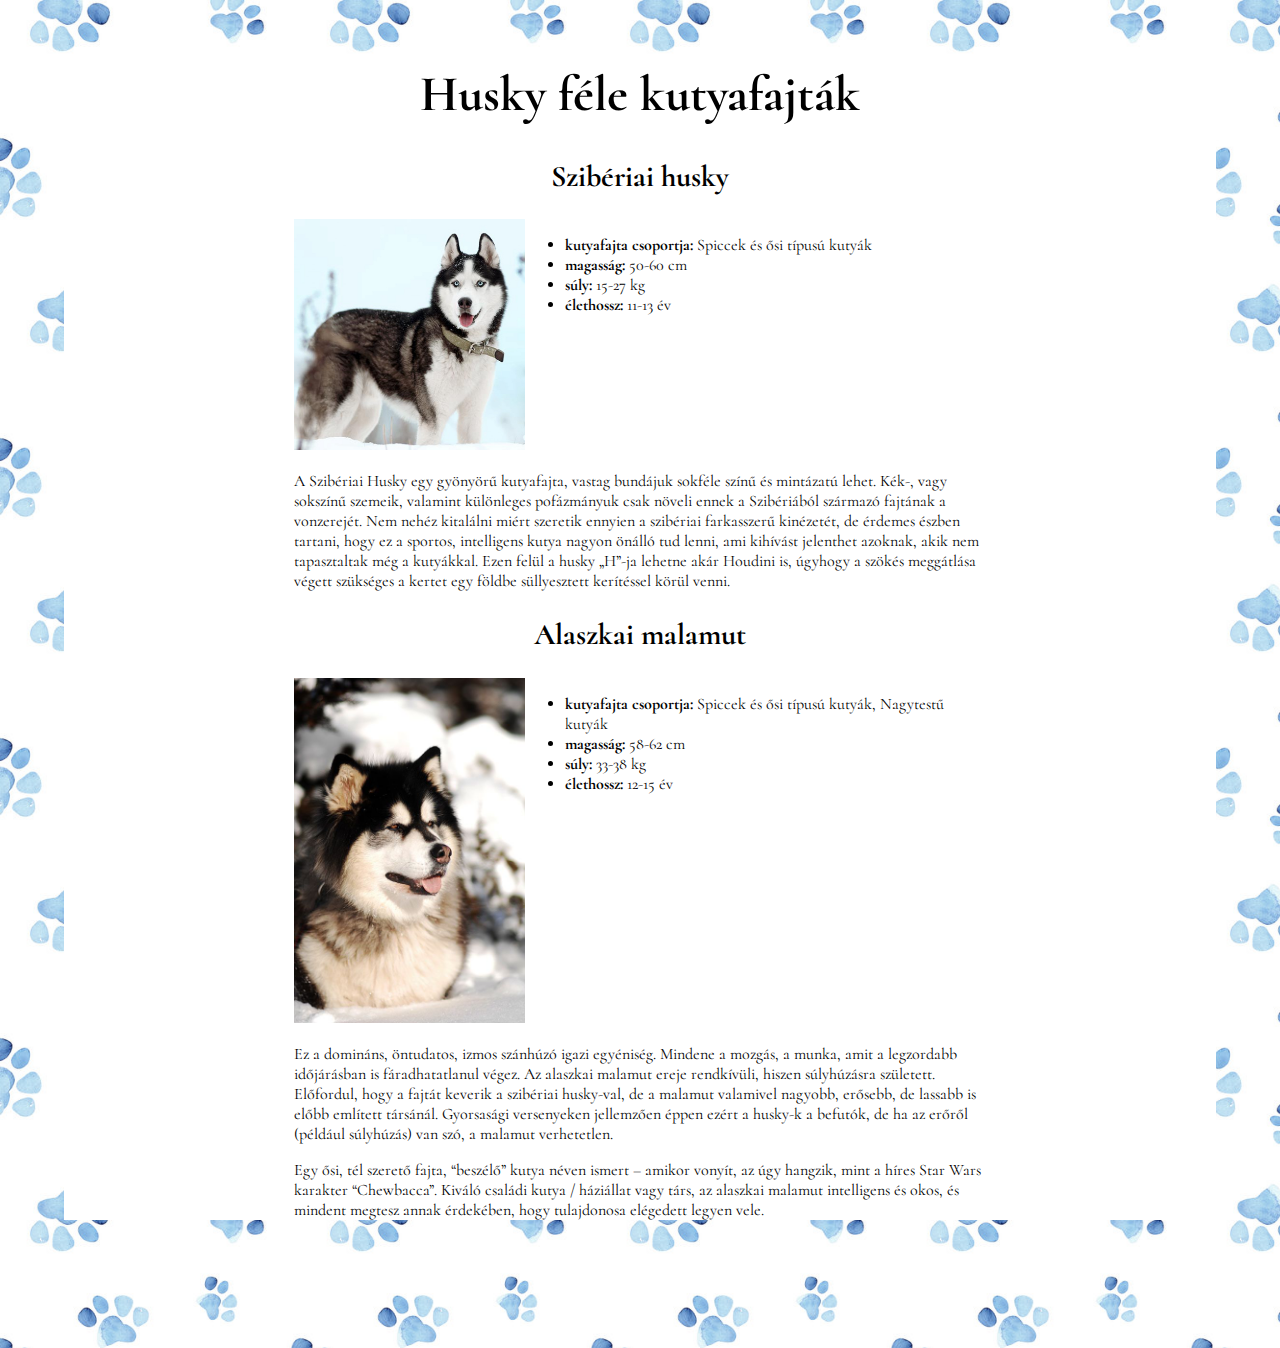
<file: index.html>
<!DOCTYPE html>
<html lang="hu">
    <head>
        <title>Husky féle kutyafajták</title>
        <meta charset="utf-8">
        <link rel="stylesheet" type="text/css" href="style/style_1.css">
        <link rel="preconnect" href="https://fonts.googleapis.com"> 
        <link rel="preconnect" href="https://fonts.gstatic.com" crossorigin> 
        <link href="https://fonts.googleapis.com/css2?family=Cormorant&display=swap" rel="stylesheet">
    </head>
    <body>
        <h1>Husky féle kutyafajták</h1>
        <h2>Szibériai husky</h2>
        <div class="row1">
            <div class="column1">
                <img id="husky" src="img/husky.jpeg" alt="Szibériai husky">
            </div>
            <div class="column1">
                <ul>
                    <li><span class="type">kutyafajta csoportja:</span> Spiccek és ősi típusú kutyák</li>
                    <li><span class="type">magasság:</span>  50-60 cm</li>
                    <li><span class="type">súly:</span> 15-27 kg</li>
                    <li><span class="type">élethossz:</span> 11-13 év</li>
                </ul>
            </div>    
        </div>
        <p>A Szibériai Husky egy gyönyörű kutyafajta, vastag bundájuk sokféle színű és mintázatú lehet. 
        Kék-, vagy sokszínű szemeik, valamint különleges pofázmányuk csak növeli ennek a Szibériából származó fajtának a vonzerejét. 
        Nem nehéz kitalálni miért szeretik ennyien a szibériai farkasszerű kinézetét, 
        de érdemes észben tartani, hogy ez a sportos, intelligens kutya nagyon önálló tud lenni, ami kihívást jelenthet azoknak, akik nem tapasztaltak még a kutyákkal. 
        Ezen felül a husky „H”-ja lehetne akár Houdini is, úgyhogy a szökés meggátlása végett szükséges a kertet egy földbe süllyesztett kerítéssel körül venni.</p>
        <h2>Alaszkai malamut</h2>
        <div class="row2">
            <div class="column2">
                <img id="malamut" src="img/malamut.jpeg" alt="Alaszkai malamut">
            </div>
            <div class="column2">
                <ul>
                    <li><span class="type">kutyafajta csoportja:</span> Spiccek és ősi típusú kutyák, Nagytestű kutyák</li>
                    <li><span class="type">magasság:</span>  58-62 cm</li>
                    <li><span class="type">súly:</span> 33-38 kg</li>
                    <li><span class="type">élethossz:</span> 12-15 év</li>
                </ul>
            </div>
        </div>
        <p>Ez a domináns, öntudatos, izmos szánhúzó igazi egyéniség. 
        Mindene a mozgás, a munka, amit a legzordabb időjárásban is fáradhatatlanul végez. 
        Az alaszkai malamut ereje rendkívüli, hiszen súlyhúzásra született.  
        Előfordul, hogy a fajtát keverik a szibériai husky-val, de a malamut valamivel nagyobb, erősebb, de lassabb is előbb említett társánál. 
        Gyorsasági versenyeken jellemzően éppen ezért a husky-k a befutók, de ha az erőről (például súlyhúzás) van szó, a malamut verhetetlen.</p>
        
        <p>Egy ősi, tél szerető fajta, “beszélő” kutya néven ismert – amikor vonyít, az úgy hangzik, mint a híres Star Wars karakter “Chewbacca”.
        Kiváló családi kutya / háziállat vagy társ, az alaszkai malamut intelligens és okos, és mindent megtesz annak érdekében, hogy tulajdonosa elégedett legyen vele.</p>
</body>
</html>
</file>
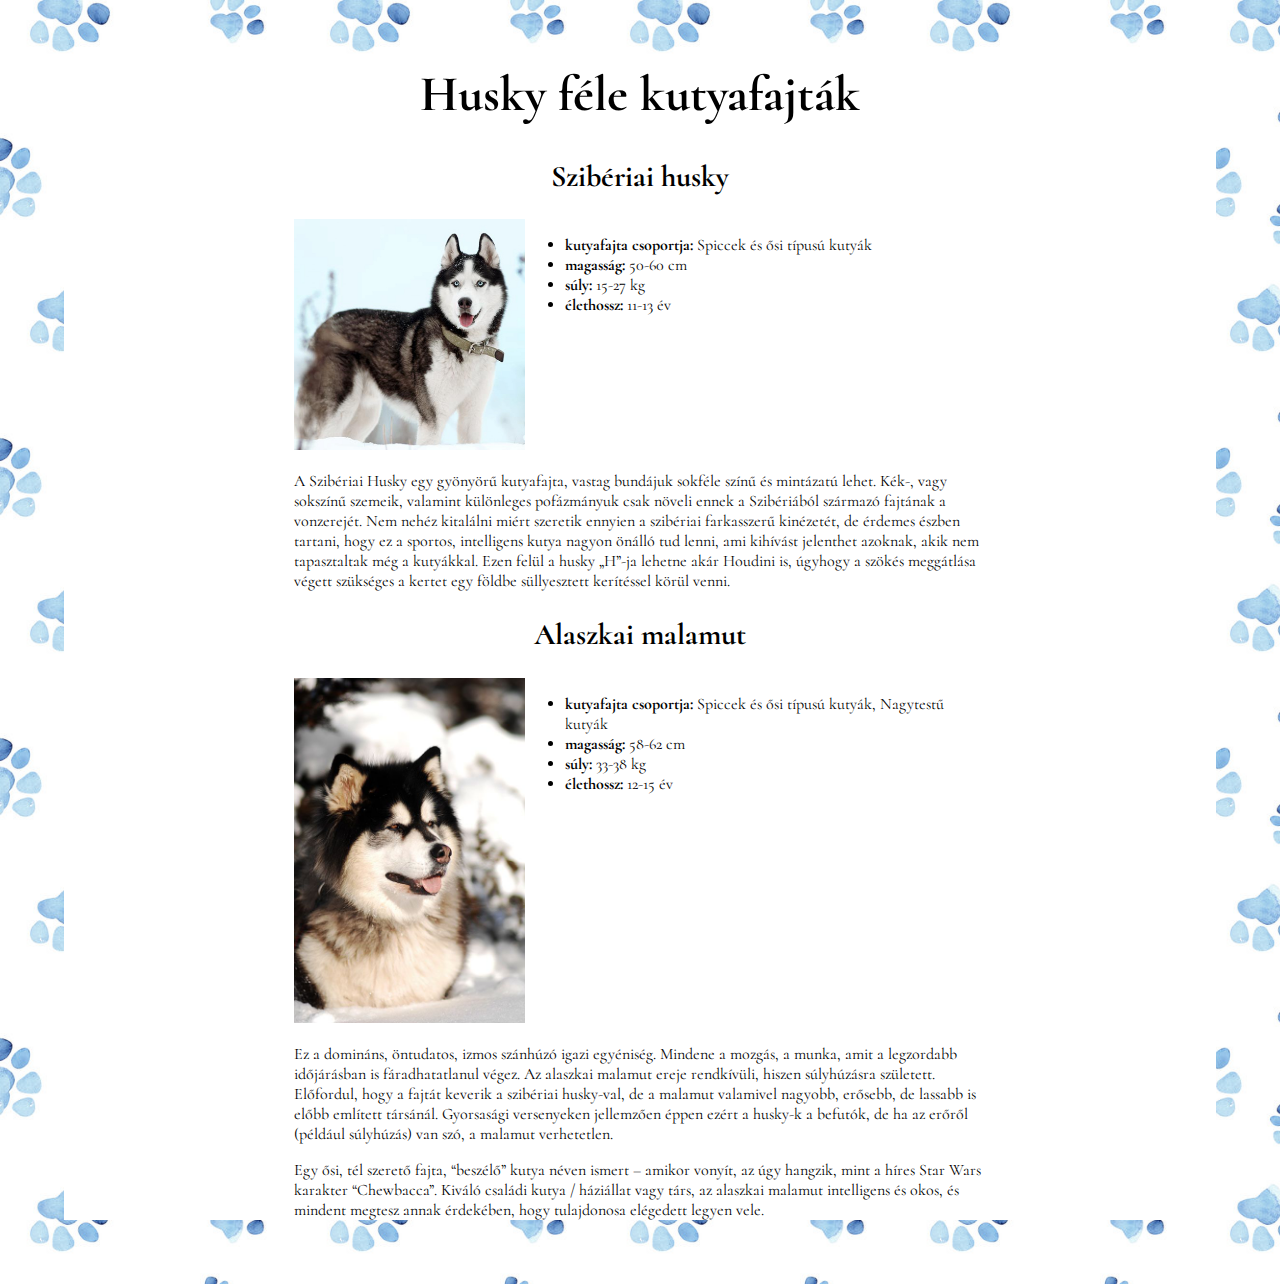
<file: 1./index.html>
<!DOCTYPE html>
<html lang="hu">
    <head>
        <title>Husky féle kutyafajták</title>
        <meta charset="utf-8">
        <link rel="stylesheet" type="text/css" href="css/style.css">
        <link rel="preconnect" href="https://fonts.googleapis.com"> 
        <link rel="preconnect" href="https://fonts.gstatic.com" crossorigin> 
        <link href="https://fonts.googleapis.com/css2?family=Cormorant&display=swap" rel="stylesheet">
    </head>
    <body>
        <h1>Husky féle kutyafajták</h1>
        <h2>Szibériai husky</h2>
        <div class="row1">
            <div class="column1">
                <img id="husky" src="img/husky.jpeg" alt="Szibériai husky">
            </div>
            <div class="column1">
                <ul>
                    <li><span class="type">kutyafajta csoportja:</span> Spiccek és ősi típusú kutyák</li>
                    <li><span class="type">magasság:</span>  50-60 cm</li>
                    <li><span class="type">súly:</span> 15-27 kg</li>
                    <li><span class="type">élethossz:</span> 11-13 év</li>
                </ul>
            </div>    
        </div>
        <p>A Szibériai Husky egy gyönyörű kutyafajta, vastag bundájuk sokféle színű és mintázatú lehet. 
        Kék-, vagy sokszínű szemeik, valamint különleges pofázmányuk csak növeli ennek a Szibériából származó fajtának a vonzerejét. 
        Nem nehéz kitalálni miért szeretik ennyien a szibériai farkasszerű kinézetét, 
        de érdemes észben tartani, hogy ez a sportos, intelligens kutya nagyon önálló tud lenni, ami kihívást jelenthet azoknak, akik nem tapasztaltak még a kutyákkal. 
        Ezen felül a husky „H”-ja lehetne akár Houdini is, úgyhogy a szökés meggátlása végett szükséges a kertet egy földbe süllyesztett kerítéssel körül venni.</p>
        <h2>Alaszkai malamut</h2>
        <div class="row2">
            <div class="column2">
                <img id="malamut" src="img/malamut.jpeg" alt="Alaszkai malamut">
            </div>
            <div class="column2">
                <ul>
                    <li><span class="type">kutyafajta csoportja:</span> Spiccek és ősi típusú kutyák, Nagytestű kutyák</li>
                    <li><span class="type">magasság:</span>  58-62 cm</li>
                    <li><span class="type">súly:</span> 33-38 kg</li>
                    <li><span class="type">élethossz:</span> 12-15 év</li>
                </ul>
            </div>
        </div>
        <p>Ez a domináns, öntudatos, izmos szánhúzó igazi egyéniség. 
        Mindene a mozgás, a munka, amit a legzordabb időjárásban is fáradhatatlanul végez. 
        Az alaszkai malamut ereje rendkívüli, hiszen súlyhúzásra született.  
        Előfordul, hogy a fajtát keverik a szibériai husky-val, de a malamut valamivel nagyobb, erősebb, de lassabb is előbb említett társánál. 
        Gyorsasági versenyeken jellemzően éppen ezért a husky-k a befutók, de ha az erőről (például súlyhúzás) van szó, a malamut verhetetlen.</p>
        
        <p>Egy ősi, tél szerető fajta, “beszélő” kutya néven ismert – amikor vonyít, az úgy hangzik, mint a híres Star Wars karakter “Chewbacca”.
        Kiváló családi kutya / háziállat vagy társ, az alaszkai malamut intelligens és okos, és mindent megtesz annak érdekében, hogy tulajdonosa elégedett legyen vele.</p>
</body>
</html>
</file>
<file: style/style_1.css>
html {
  background: url("../img/dog-paw.jpg");
  background-repeat: repeat;
  background-size: 300px;
  background-color: #cccccc;
  font-family: 'Cormorant', serif;
  font-size: 16px;
}
body {
	margin: 5%;
  background-color: white;
  margin-bottom: 10%;
}
h1, h2 {
  text-align: center;
}
h1 {
  font-size: 50px;
}
h2 {
  font-size: 30px;
}
p {
  margin-left: 20%;
  margin-right: 20%;
}
#malamut, #husky {
  margin-left: 50%;
  height: 50%;
  width: 50%;
}
.type {
  font-weight: bold;
}
.column1, .column2 {
  float: left;
  width: 40%;
}
.row2:after, .row1:after {
  content: "";
  display: table;
  clear: both;
}
</file>
<file: 1./css/style.css>
html {
  background: url("../img/dog-paw.jpg");
  background-repeat: repeat;
  background-size: 300px;
  background-color: #cccccc;
  font-family: 'Cormorant', serif;
  font-size: 16px;
}
body {
	margin: 5%;
  background-color: white;
}
h1, h2 {
  text-align: center;
}
h1 {
  font-size: 50px;
}
h2 {
  font-size: 30px;
}
p {
  margin-left: 20%;
  margin-right: 20%;
}
#malamut, #husky {
  margin-left: 50%;
  height: 50%;
  width: 50%;
}
.type {
  font-weight: bold;
}
.column1, .column2 {
  float: left;
  width: 40%;
}
.row2:after, .row1:after {
  content: "";
  display: table;
  clear: both;
}
</file>
